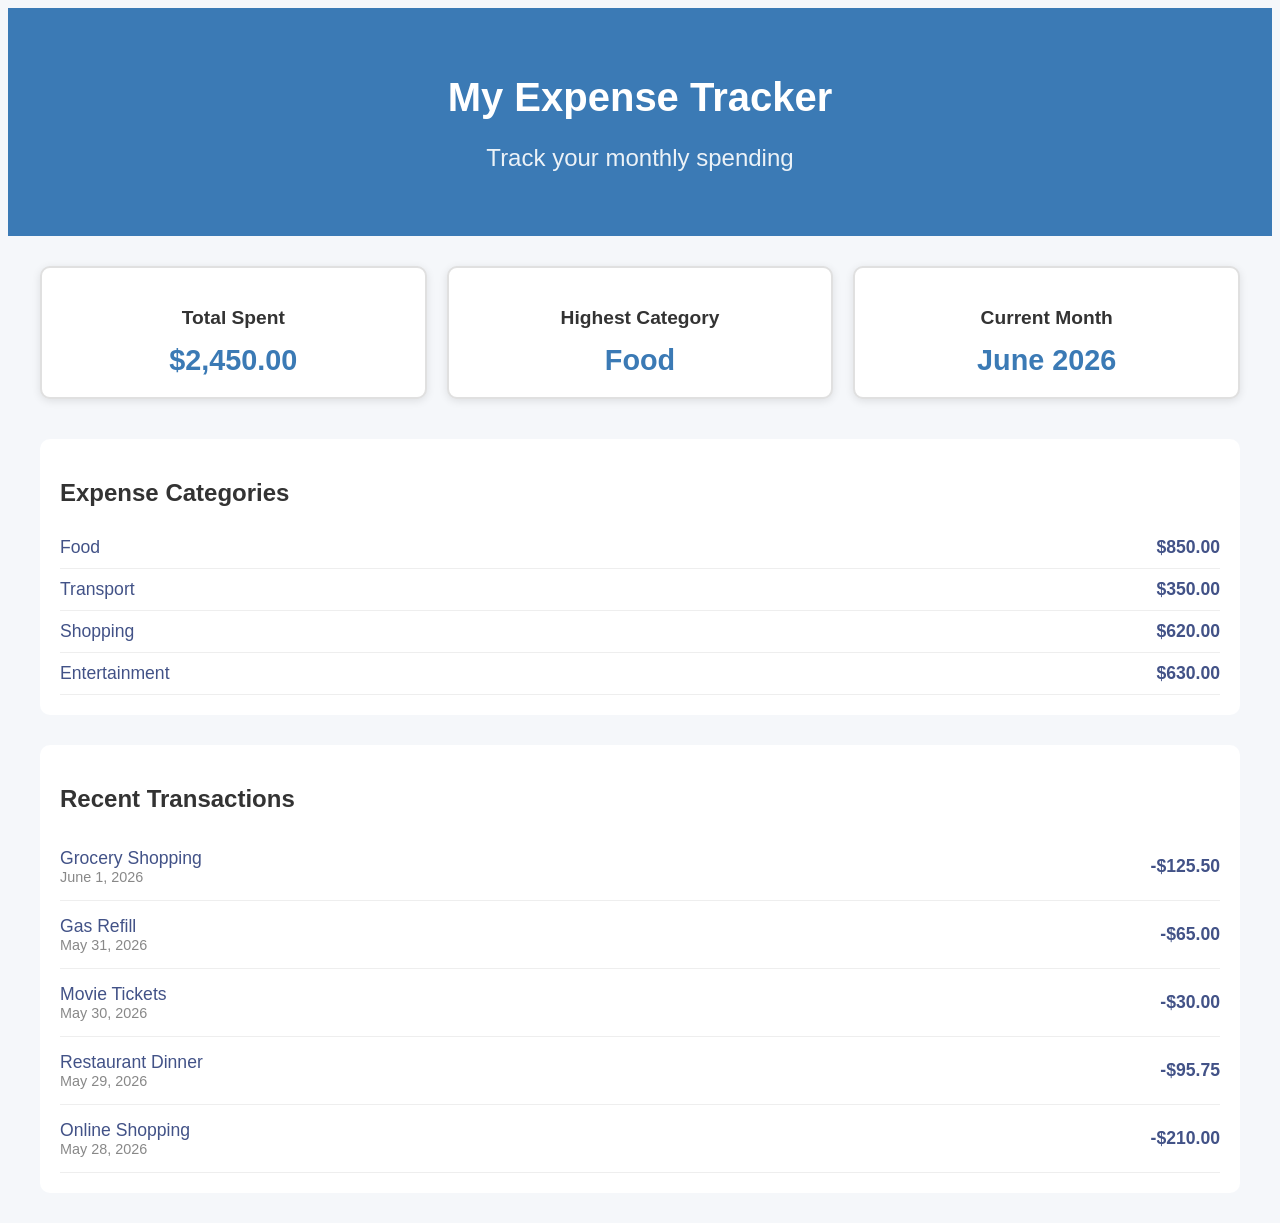
<file: Personal_Expense_Tracker/index.html>
<!DOCTYPE html>
<html lang="en">
<head>
    <meta charset="UTF-8">
    <meta name="viewport" content="width=device-width, initial-scale=1.0">
    <title>Document</title>
    <style>
       body {
            font-family: Arial;
            background-color: #f5f7fa;
            color: #333;
        }


        header {
            background-color: #3b7ab5;
            color: white;
            padding: 40px 20px;
            margin-bottom: 30px;
            text-align: center;
        }

         header h1 {
            font-size: 2.5rem;
            margin-bottom: 10px;
        }

        header p {
            font-size: 1.5rem;
            opacity: 0.9;
        }

        .container {
            max-width: 1200px;
            margin: 0 auto;
            padding: 0 20px;
        }

        
        .summary-section {
            display: flex;
            justify-content: space-around;
            gap: 20px;
            margin-bottom: 40px;
            flex-wrap: wrap;
        }

            .card {
                background-color: white;
                padding: 20px;
                flex: 1;
                min-width: 250px;
                text-align: center;
                border: 2px solid #e0e0e0;
                border-radius: 10px;
                box-shadow: 0 2px 8px rgba(0, 0, 0, 0.1);
                transition: transform 0.3s ease;
        }

        .card:hover {
            transform: translateY(-5px);
            
        }

            
    
            .card h3 {
                font-size: 1.2rem;
                margin-bottom: 15px;
            }
            
    
            .amount {
                font-size: 1.8rem;
                font-weight: bold;
                color: #3b7ab5;
            }
            

            
    
            .categories-section, .transactions-section {
                background-color: white;
                border-radius: 10px;
                box-shadow:#333;
                padding: 20px;
                margin-bottom: 30px;
                
            }
    
            .categories-section h2, .transactions-section h2 {
                font-size: 1.5rem;
                margin-bottom: 20px;
            }
    
            .category-item {
                display: flex;
                justify-content: space-between;
                padding: 10px 0;
                border-bottom: 1px solid #eee;
                color: rgb(66, 82, 135);
            }
    
            .category-name {
                font-size: 1.1rem;
            }
    
            .category-amount {
                font-size: 1.1rem;
                font-weight: bold;
            }
    
            .transaction-card {
                display: flex;
                justify-content: space-between;
                align-items: center;
                padding: 15px 0;
                border-bottom: 1px solid #eee;
            }
    
            .transaction-info {
                display: flex;
                flex-direction: column;
                color: rgb(66, 82, 135);
            }
    
            .transaction-title {
                font-size: 1.1rem;
            }
    
            .transaction-date {
                font-size: 0.9rem;
                color: #888;
            }
    
            .transaction-amount {
                font-size: 1.1rem;
                font-weight: bold;
                color: rgb(66, 82, 135);
            }

    </style>
</head>
<body>
    <!-- Header Section -->
    <header>
        <h1>My Expense Tracker</h1>
        <p>Track your monthly spending</p>
    </header>

    <!-- Main Container -->
    <div class="container">
        <!-- Summary Cards Section -->
        <section class="summary-section">
            <div class="card">
                <h3>Total Spent</h3>
                <div class="amount">$2,450.00</div>
            </div>

            <div class="card">
                <h3>Highest Category</h3>
                <div class="amount">Food</div>
            </div>

            <div class="card">
                <h3>Current Month</h3>
                <div class="amount">June 2026</div>
            </div>
        </section>

        <!-- Expense Categories Section -->
        <section class="categories-section">
            <h2>Expense Categories</h2>

            <div class="category-item">
                <span class="category-name">Food</span>
                <span class="category-amount">$850.00</span>
            </div>

            <div class="category-item">
                <span class="category-name">Transport</span>
                <span class="category-amount">$350.00</span>
            </div>

            <div class="category-item">
                <span class="category-name">Shopping</span>
                <span class="category-amount">$620.00</span>
            </div>

            <div class="category-item">
                <span class="category-name">Entertainment</span>
                <span class="category-amount">$630.00</span>
            </div>
        </section>

        <!-- Recent Transactions Section -->
        <section class="transactions-section">
            <h2>Recent Transactions</h2>

            <div class="transaction-card">
                <div class="transaction-info">
                    <div class="transaction-title">Grocery Shopping</div>
                    <div class="transaction-date">June 1, 2026</div>
                </div>
                <div class="transaction-amount">-$125.50</div>
            </div>

            <div class="transaction-card">
                <div class="transaction-info">
                    <div class="transaction-title">Gas Refill</div>
                    <div class="transaction-date">May 31, 2026</div>
                </div>
                <div class="transaction-amount">-$65.00</div>
            </div>

            <div class="transaction-card">
                <div class="transaction-info">
                    <div class="transaction-title">Movie Tickets</div>
                    <div class="transaction-date">May 30, 2026</div>
                </div>
                <div class="transaction-amount">-$30.00</div>
            </div>

            <div class="transaction-card">
                <div class="transaction-info">
                    <div class="transaction-title">Restaurant Dinner</div>
                    <div class="transaction-date">May 29, 2026</div>
                </div>
                <div class="transaction-amount">-$95.75</div>
            </div>

            <div class="transaction-card">
                <div class="transaction-info">
                    <div class="transaction-title">Online Shopping</div>
                    <div class="transaction-date">May 28, 2026</div>
                </div>
                <div class="transaction-amount">-$210.00</div>
            </div>
        </section>
    </div>
</body>
</html>
</file>
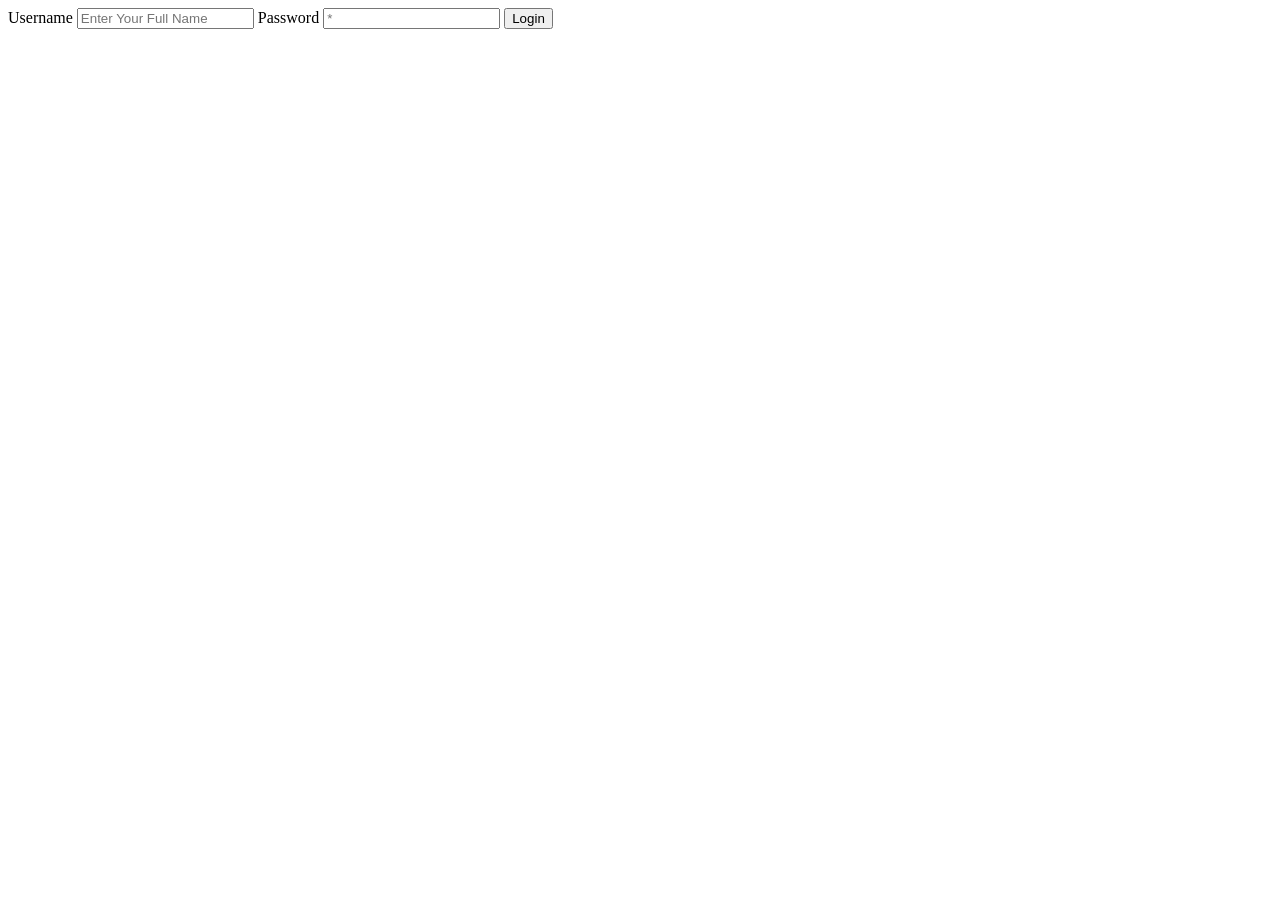
<file: Bookhive/form.html>
<!DOCTYPE html>
<html lang="en">
<head>
    <meta charset="UTF-8">
    <meta name="viewport" content="width=device-width, initial-scale=1.0">
    <title>Document</title>
</head>
<body>

    <form>
            <label>Username</label>
            <input type="text" required placeholder="Enter Your Full Name">
            <label>Password</label>
            <input type="password" required placeholder="*">
            <button>Login</button>
        </form>
</body>
</html>
</file>
